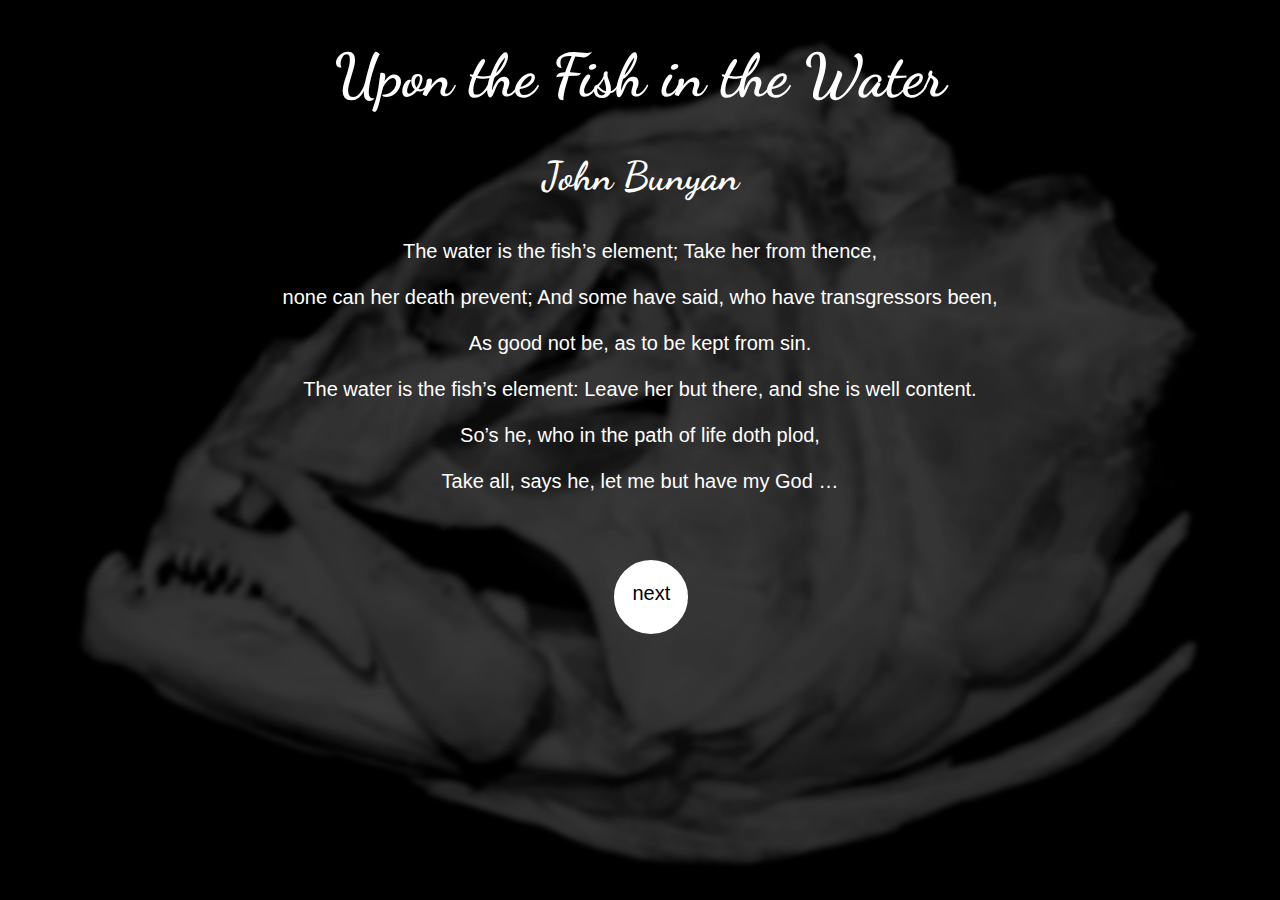
<file: fish1.html>
<!DOCTYPE html>
<html lang="en">
  <head>
    <meta charset="UTF-8" />
    <meta http-equiv="X-UA-Compatible" content="IE=edge" />
    <meta name="viewport" content="width=device-width, initial-scale=1.0" />
    <title>FISH1</title>
    <link rel="preconnect" href="https://fonts.googleapis.com" />
    <link rel="preconnect" href="https://fonts.gstatic.com" crossorigin />
    <link
      href="https://fonts.googleapis.com/css2?family=Bitter&family=Dancing+Script:wght@600&display=swap"
      rel="stylesheet"
    />
    <link rel="stylesheet" href="reset.css" />
    <link rel="stylesheet" href="styleforfish1.css" />
  </head>
  <body id="fish1">
    <h1>Upon the Fish in the Water</h1>
    <h3>John Bunyan</h3>
    <div class="text1">
      <p style="color: white">
        The water is the fish’s element; Take her from thence,
        <br /><br />
        none can her death prevent; And some have said, who have transgressors
        been,
        <br /><br />
        As good not be, as to be kept from sin.
        <br /><br />
        The water is the fish’s element: Leave her but there, and she is well
        content.
        <br /><br />
        So’s he, who in the path of life doth plod,
        <br /><br />
        Take all, says he, let me but have my God …
      </p>
    </div>
    <div class="btn">
      <a href="./fish2.html"><p>next</p></a>
    </div>
  </body>
</html>
</file>
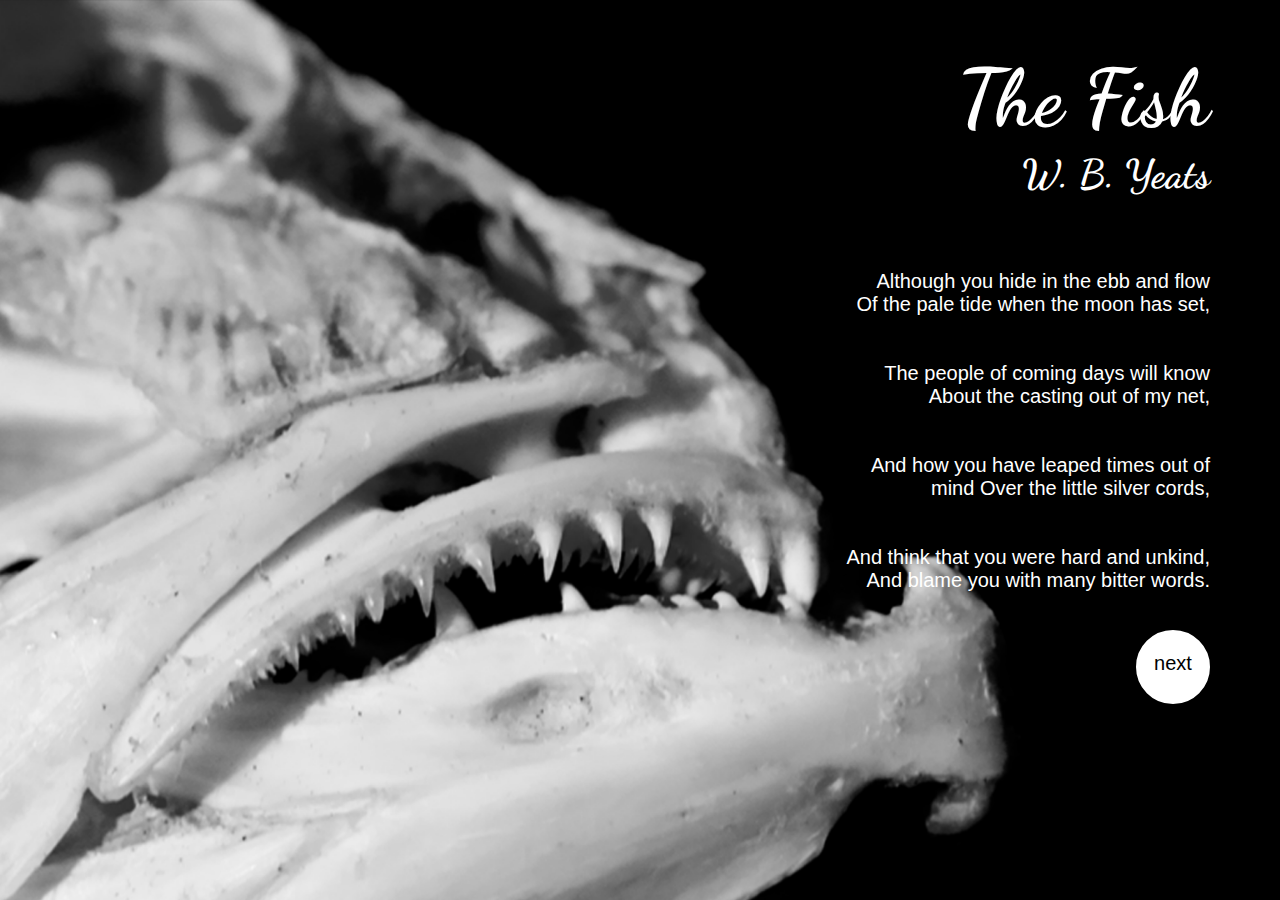
<file: fish2.html>
<!DOCTYPE html>
<html lang="en">
  <head>
    <meta charset="UTF-8" />
    <meta http-equiv="X-UA-Compatible" content="IE=edge" />
    <meta name="viewport" content="width=device-width, initial-scale=1.0" />
    <title>FISH2</title>
    <link rel="preconnect" href="https://fonts.googleapis.com" />
    <link rel="preconnect" href="https://fonts.gstatic.com" crossorigin />
    <link
      href="https://fonts.googleapis.com/css2?family=Bitter&family=Dancing+Script:wght@600&display=swap"
      rel="stylesheet"
    />
    <link rel="stylesheet" href="reset.css" />
    <link rel="stylesheet" href="styleforfish2.css" />
  </head>
  <body id="fish2">
    <h1>The Fish</h1>
    <h3>W. B. Yeats</h3>
    <div class="text">
      <p style="color: white">
        Although you hide in the ebb and flow
        <br />
        Of the pale tide when the moon has set,
        <br /><br /><br />
        The people of coming days will know
        <br />
        About the casting out of my net,
        <br /><br /><br />
        And how you have leaped times out of
        <br />
        mind Over the little silver cords,
        <br /><br /><br />
        And think that you were hard and unkind,
        <br />
        And blame you with many bitter words.
      </p>
    </div>
    <div class="btn">
      <a href="./index.html"><p style="text-align: center">next</p></a>
    </div>
  </body>
</html>
</file>
<file: styleforfish1.css>
p{    
    font-family: 'Gill Sans', 'Gill Sans MT', 'Trebuchet MS', sans-serif;
    font-size: 20px;
    text-align: center;
}

.text1{
    margin: 0px;
}

h1{
    font-size: 60px;
    text-align: center;
    font-family: 'Bitter', serif;
    font-family: 'Dancing Script', cursive;;
    color: white
}

h3{
    font-size: 40px;
    text-align: center;
    font-family: 'Bitter', serif;
    font-family: 'Dancing Script', cursive;;
    color: white
}

#fish1{
    background-image: url(./img/fish1.jpg);
    background-repeat: no-repeat;
    background-position: center center;
    background-attachment: fixed;
    background-size: cover;
}

.btn a{

    position: absolute;
    top: 560px;
    left: 48%;
    text-decoration: none;
    background-color: #ffffff;
    color: #000000;
    font-size: 20px;
    width: 70px;
    height: 70px;
    display: block;
    text-align: center;
    border-radius: 500px;
    border: 2px solid #ffffff;
}

.btn a:hover{
    text-decoration: none;
    background-color: #000000;
    color: #ffffff;
}
</file>
<file: styleforfish2.css>
p{    
    font-family: 'Gill Sans', 'Gill Sans MT', 'Trebuchet MS', sans-serif;
    font-size: 20px;
    text-align: right;
}

.text{
    margin: 0px;
    position: absolute;
    top: 250px;
    right: 70px;
}

h1{
    font-size: 80px;
    margin: 0px;
    position: absolute;
    top: 50px;
    right: 70px;
    text-align: left;
    font-family: 'Bitter', serif;
    font-family: 'Dancing Script', cursive;;
    color: white
}

h3{
    font-size: 40px;
    margin: 0px;
    position: absolute;
    top: 150px;
    right: 70px;
    text-align: left;
    font-family: 'Bitter', serif;
    font-family: 'Dancing Script', cursive;;
    color: white
}

#fish2{
    background-image: url(./img/fish2.jpg);
    background-repeat: no-repeat;
    background-position: center center;
    background-attachment: fixed;
    background-size: cover;
}


.btn a{
    position: absolute;
    top: 630px;
    right: 70px;
    text-decoration: none;
    background-color: #ffffff;
    color: #000000;
    font-size: 20px;
    width: 70px;
    height: 70px;
    display: block;
    text-align: center;
    border-radius: 500px;
    border: 2px solid #ffffff;
}

.btn a:hover{
    text-decoration: none;
    background-color: #000000;
    color: #ffffff;
}
</file>
